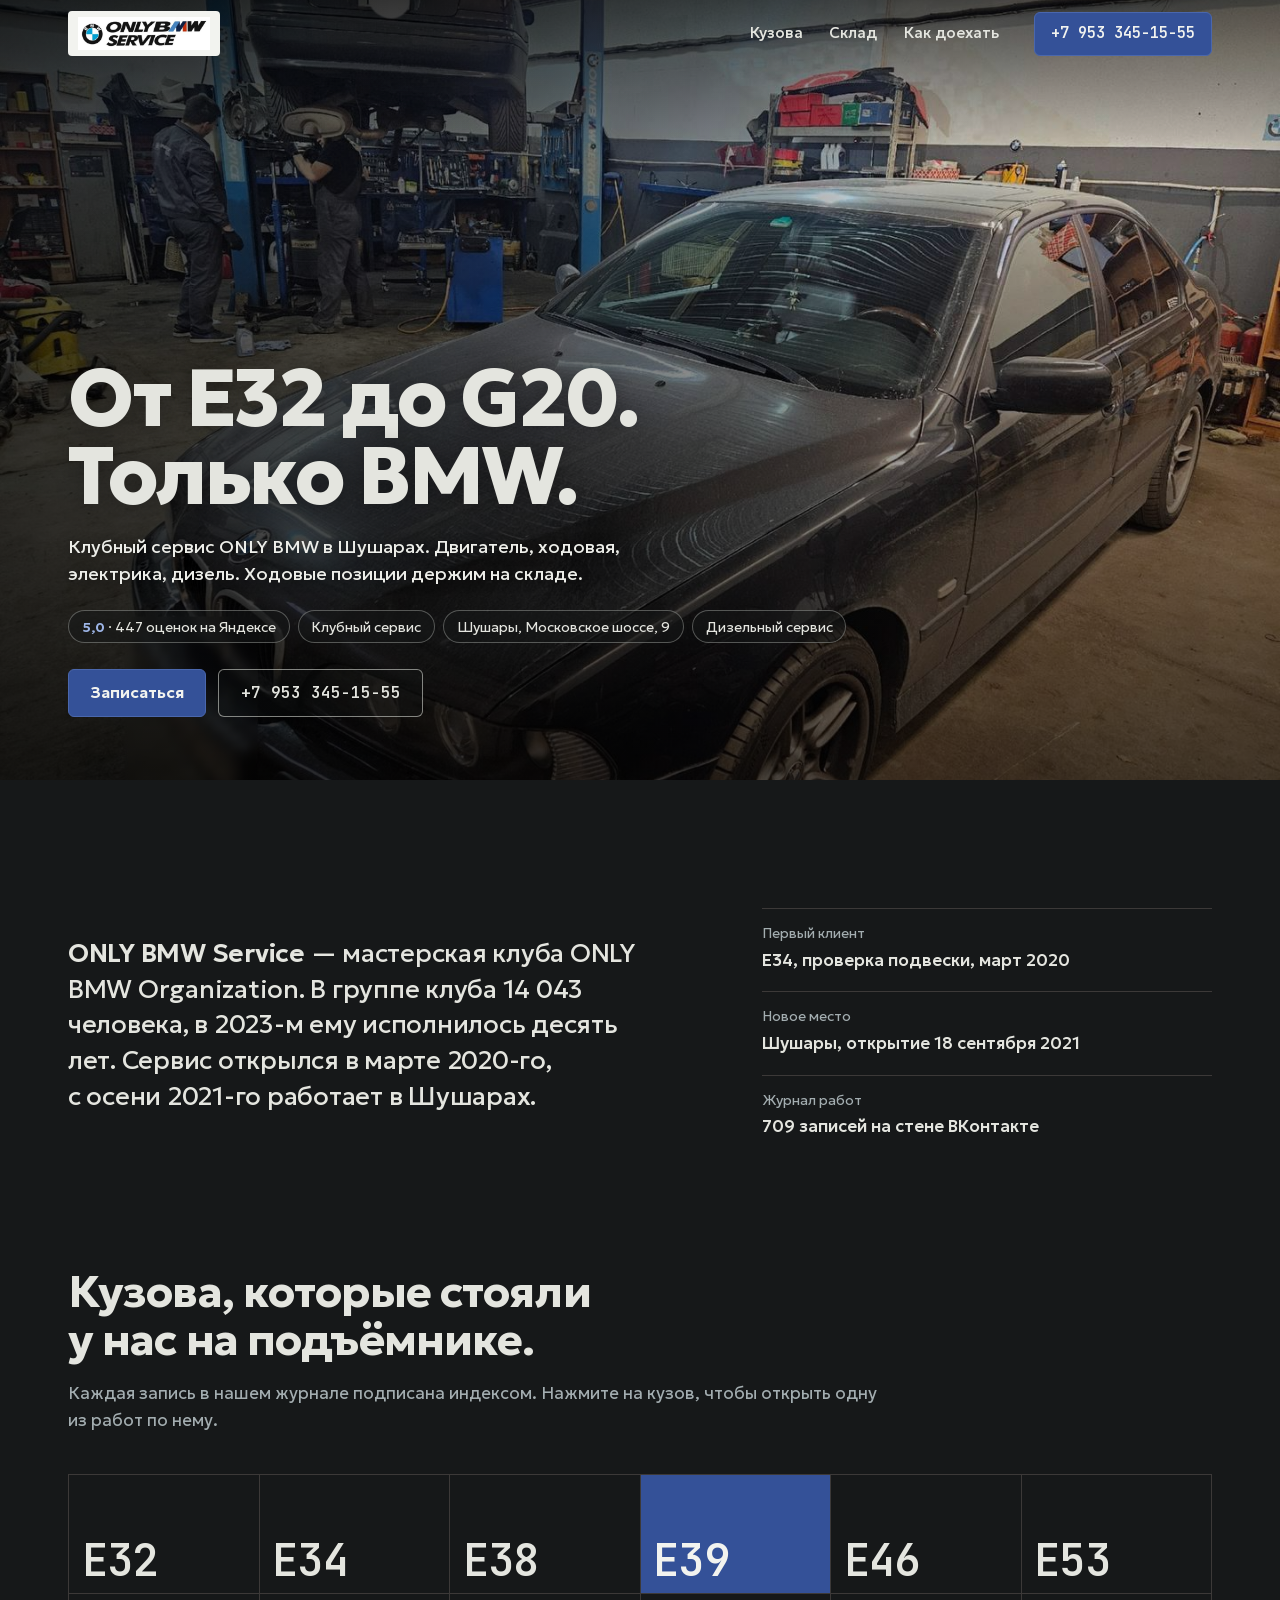
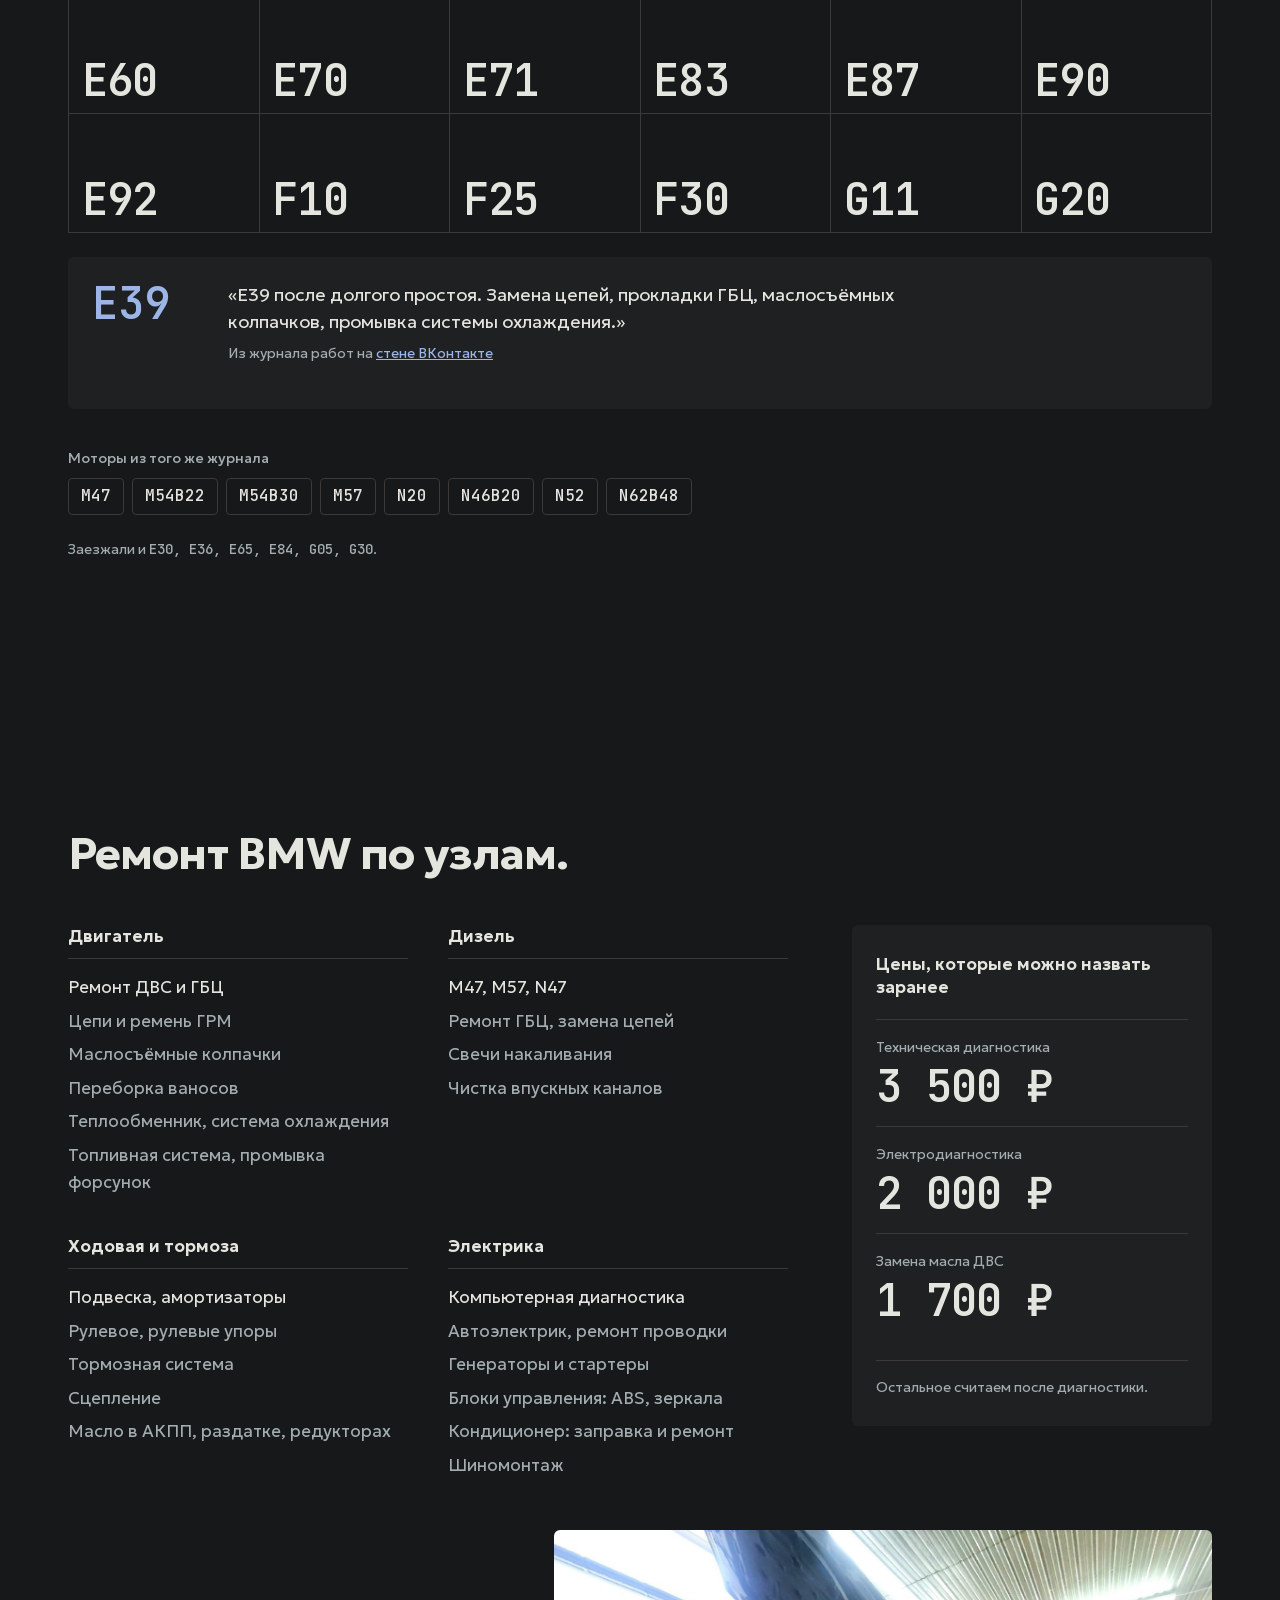
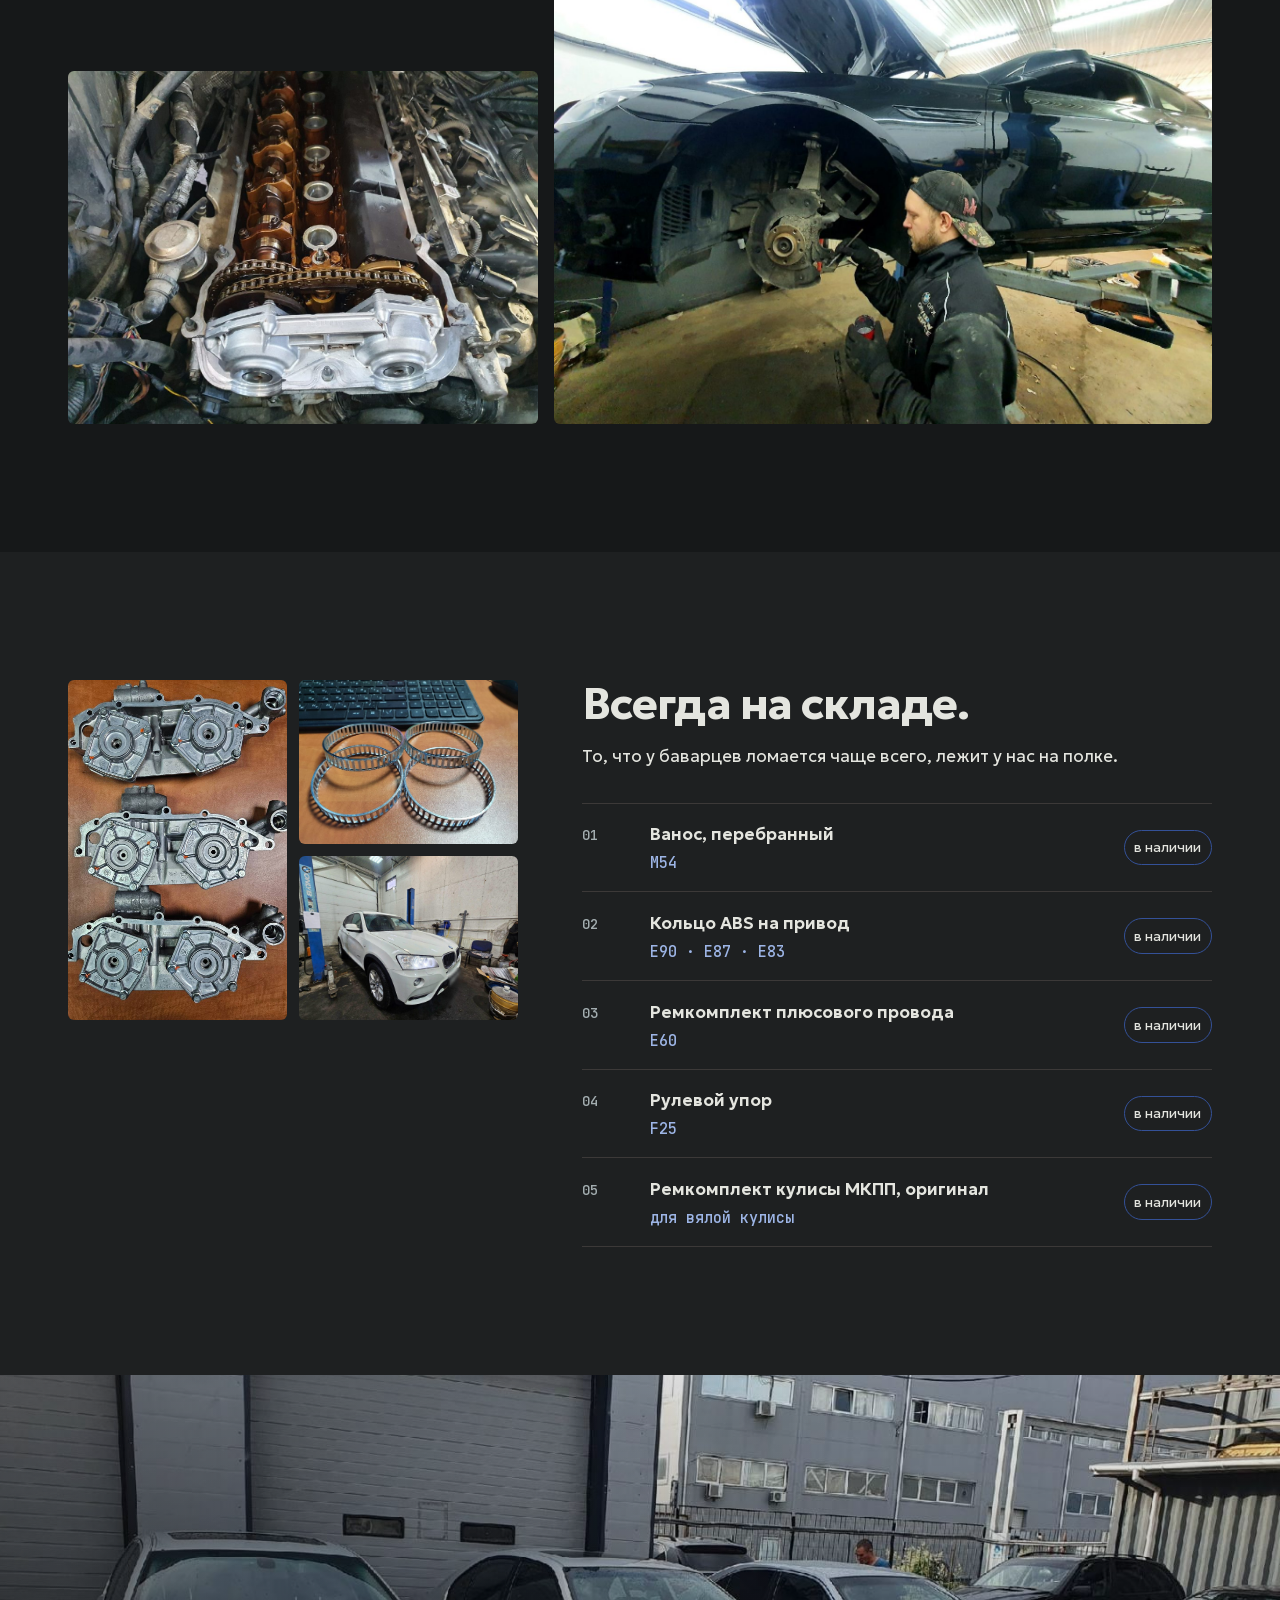
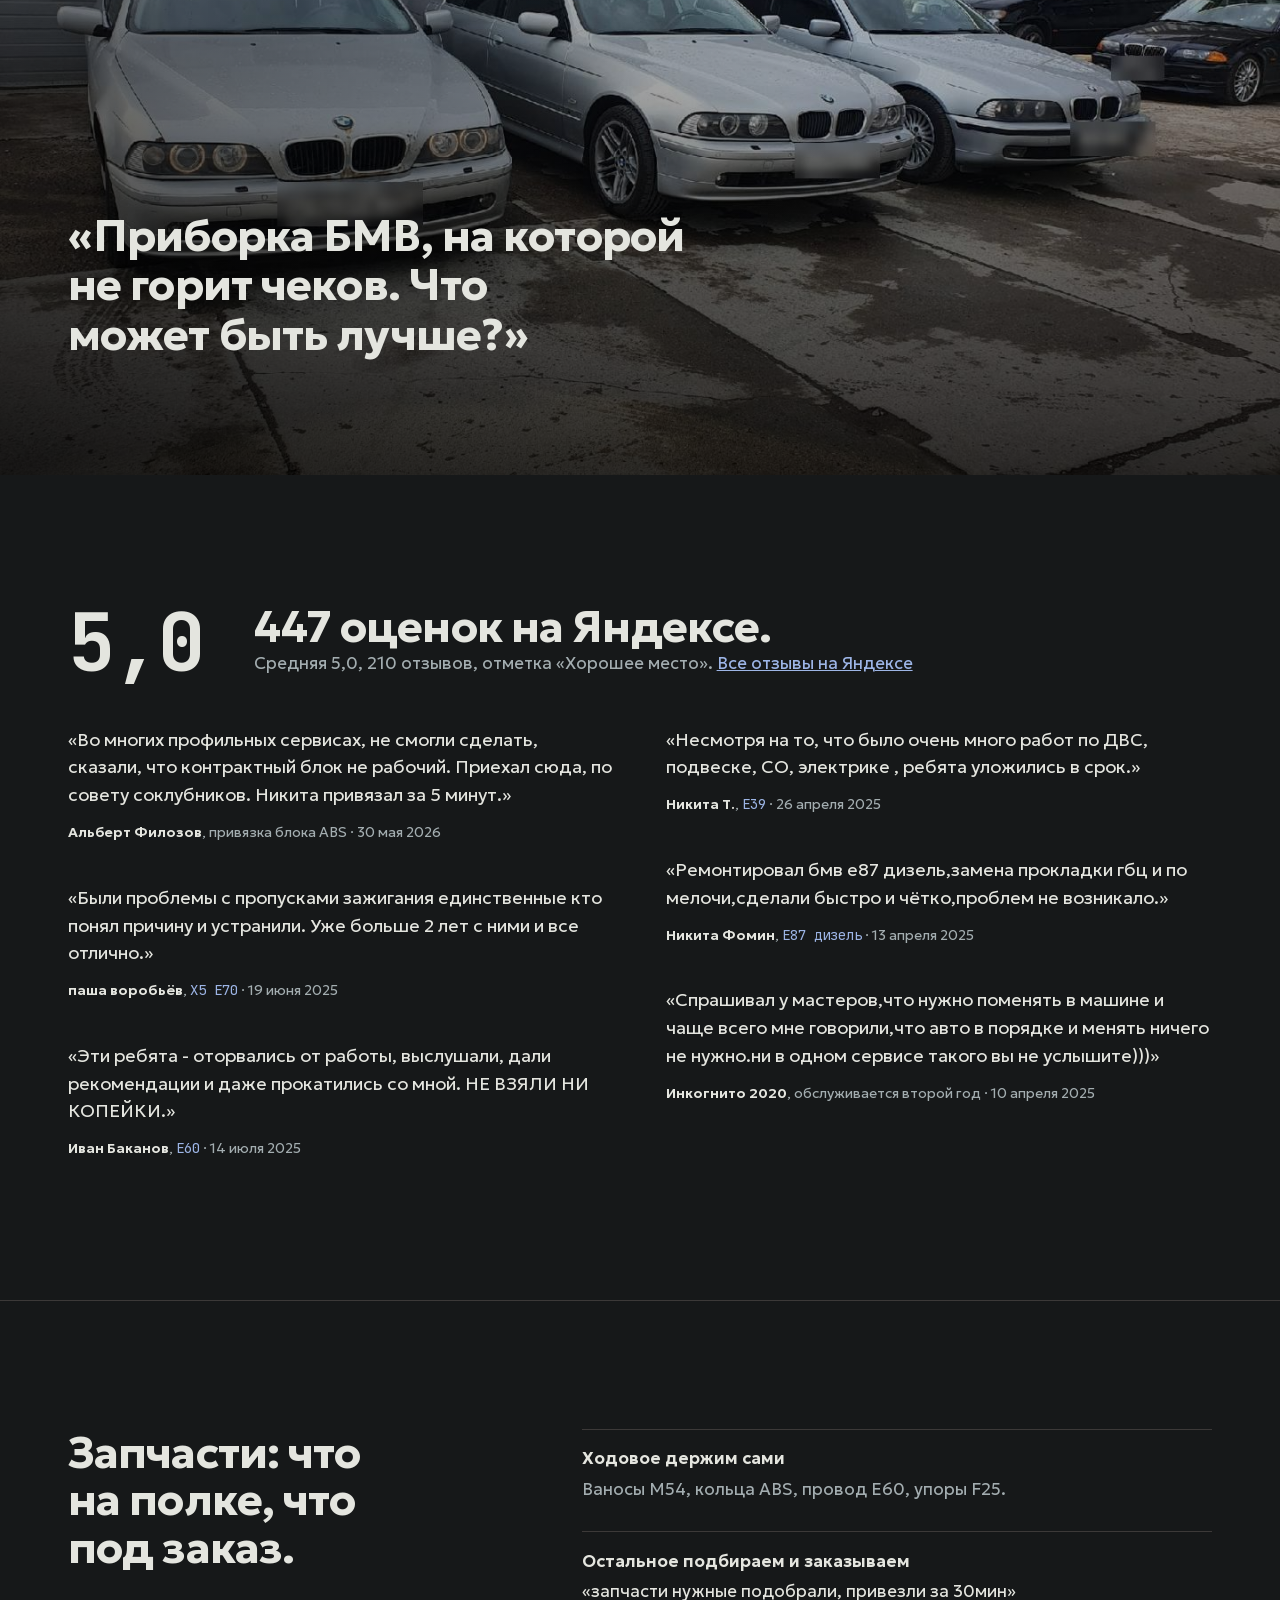
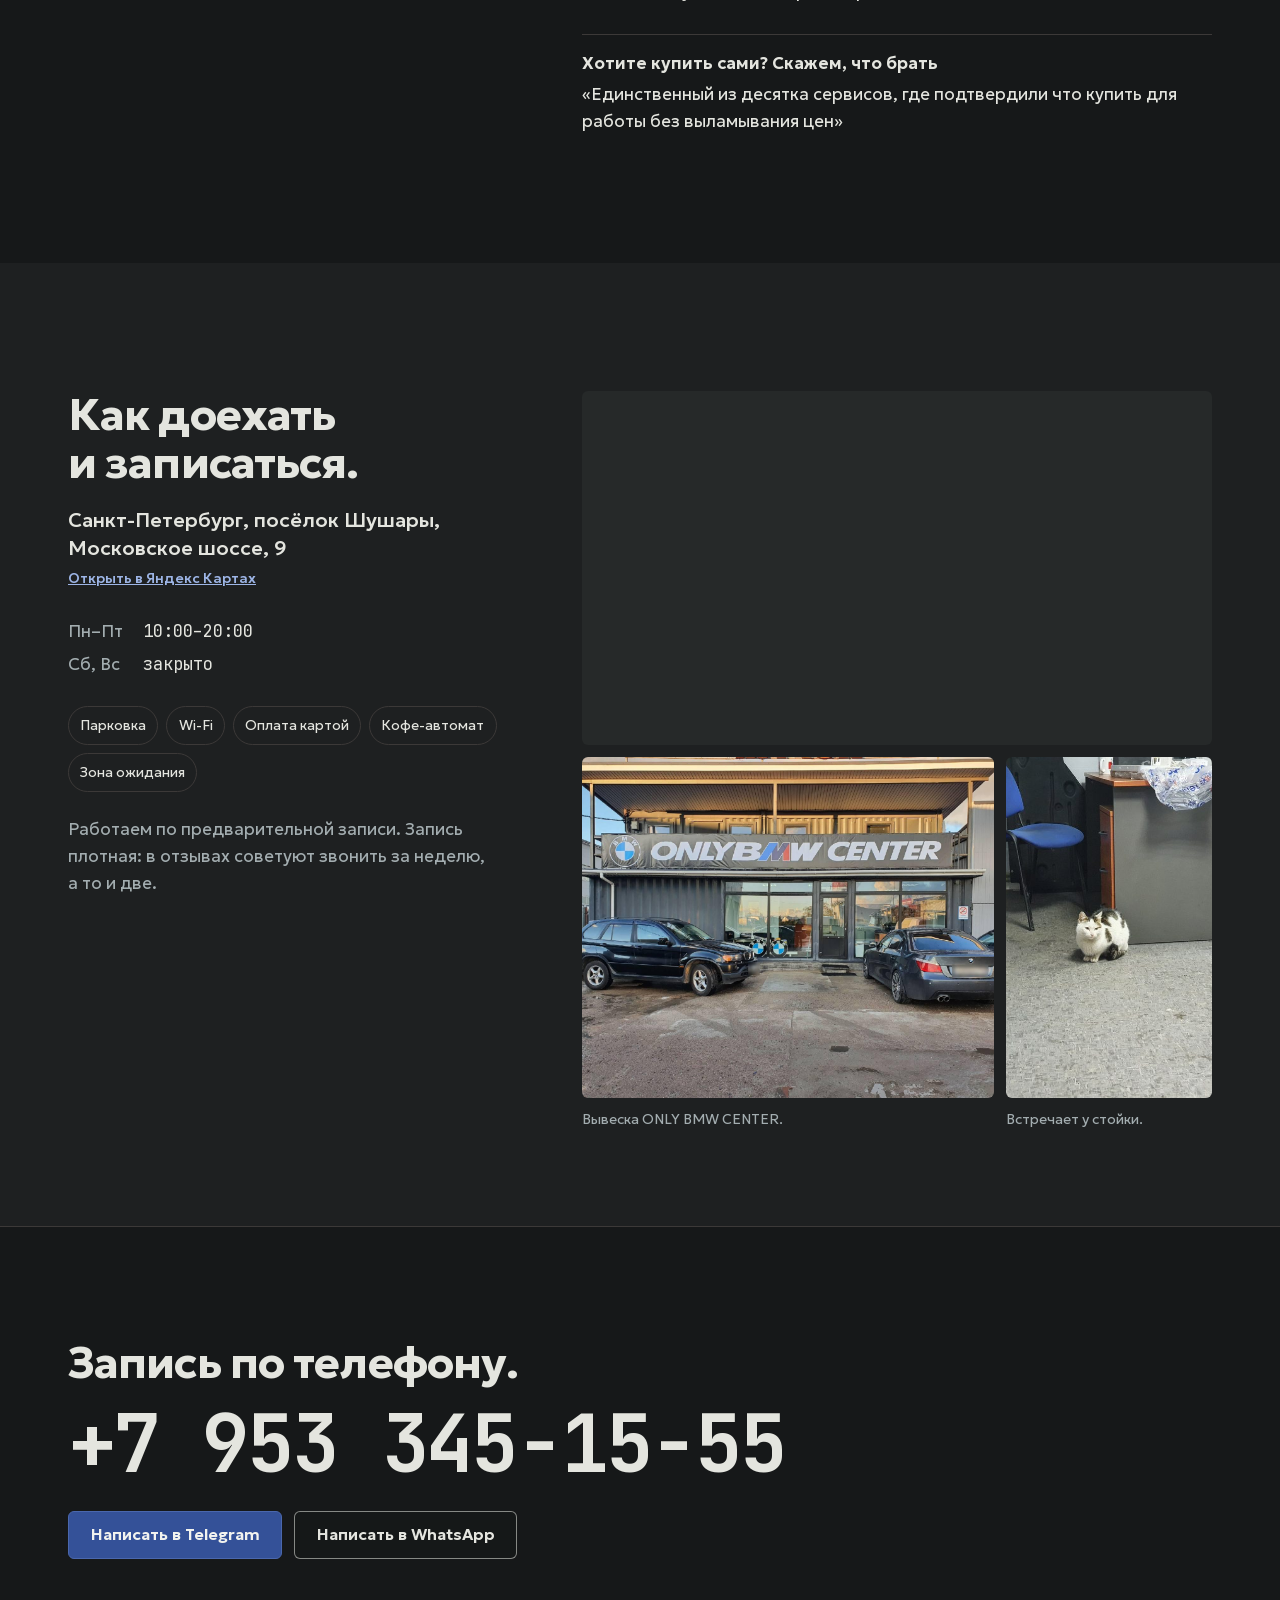
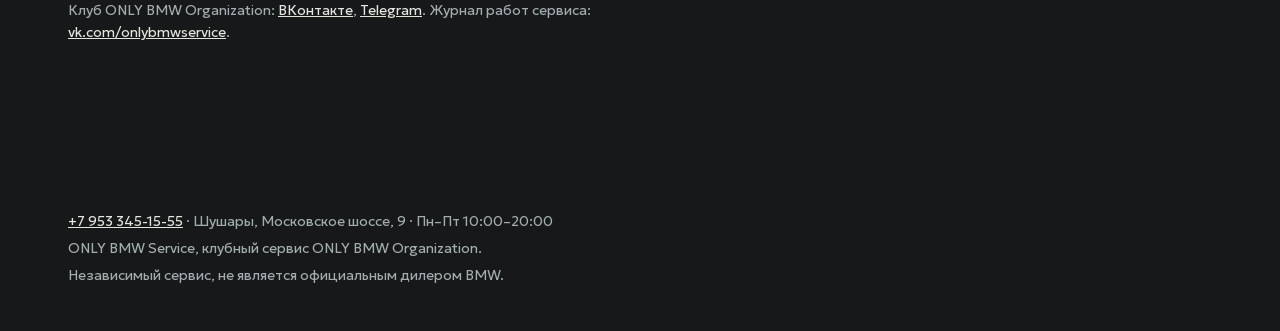
<file: index.html>
<!doctype html>
<html lang="ru">
<head>
<meta charset="utf-8">
<meta name="viewport" content="width=device-width, initial-scale=1">
<title>ONLY BMW Service — ремонт BMW в Шушарах, Санкт-Петербург</title>
<meta name="description" content="Ремонт BMW в Шушарах, клубный сервис ONLY BMW: двигатель, ходовая, электрика, дизель, от E32 до G20. 5,0 на Яндексе, 447 оценок. Пн–Пт 10–20.">
<meta name="robots" content="noindex, nofollow">  <!-- DEPLOY -->
<link rel="canonical" href="https://skwizzy11.github.io/onlybmw/">  <!-- DEPLOY -->
<meta name="theme-color" content="#161819">
<meta name="color-scheme" content="dark">

<meta property="og:type" content="website">
<meta property="og:locale" content="ru_RU">
<meta property="og:site_name" content="ONLY BMW Service">
<meta property="og:title" content="ONLY BMW Service — ремонт BMW в Шушарах">
<meta property="og:description" content="От E32 до G20. Двигатель, ходовая, электрика, дизель. Московское шоссе, 9.">
<meta property="og:url" content="https://skwizzy11.github.io/onlybmw/">  <!-- DEPLOY -->
<meta property="og:image" content="https://skwizzy11.github.io/onlybmw/og.jpg">  <!-- DEPLOY -->
<meta property="og:image:width" content="1200">
<meta property="og:image:height" content="630">
<meta property="og:image:alt" content="Цех ONLY BMW Service в Шушарах: BMW E39 и механики у подъёмника">
<meta name="twitter:card" content="summary_large_image">

<link rel="icon" href="favicon.svg" type="image/svg+xml">
<link rel="icon" href="favicon.png" type="image/png" sizes="64x64">
<link rel="apple-touch-icon" href="apple-touch-icon.png">
<link rel="preload" href="fonts/geologica-cyrillic.woff2" as="font" type="font/woff2" crossorigin>
<link rel="preload" href="img/ceh-e39-podyomnik.jpg" as="image" fetchpriority="high">
<link rel="stylesheet" href="fonts.css">

<script>document.documentElement.classList.add('has-js')</script>

<script type="application/ld+json">
{
  "@context": "https://schema.org",
  "@type": "AutoRepair",
  "@id": "https://onlybmwservice.ru/#service",
  "name": "ONLY BMW Service",
  "alternateName": "Клубный сервис ONLY BMW Organization",
  "url": "https://onlybmwservice.ru/",
  "image": "https://onlybmwservice.ru/og.jpg",
  "logo": "https://onlybmwservice.ru/img/logo.png",
  "telephone": "+79533451555",
  "brand": {"@type": "Brand", "name": "BMW"},
  "address": {
    "@type": "PostalAddress",
    "streetAddress": "Московское шоссе, 9",
    "addressLocality": "посёлок Шушары",
    "addressRegion": "Санкт-Петербург",
    "addressCountry": "RU"
  },
  "geo": {"@type": "GeoCoordinates", "latitude": 59.802649, "longitude": 30.399393},
  "hasMap": "https://yandex.ru/maps/org/only_bmw_service/28068425064/",
  "areaServed": {"@type": "City", "name": "Санкт-Петербург"},
  "openingHoursSpecification": [{
    "@type": "OpeningHoursSpecification",
    "dayOfWeek": ["Monday", "Tuesday", "Wednesday", "Thursday", "Friday"],
    "opens": "10:00",
    "closes": "20:00"
  }],
  "aggregateRating": {
    "@type": "AggregateRating",
    "ratingValue": "5.0",
    "bestRating": "5",
    "ratingCount": "447",
    "reviewCount": "210"
  },
  "paymentAccepted": "Банковская карта",
  "amenityFeature": [
    {"@type": "LocationFeatureSpecification", "name": "Парковка", "value": true},
    {"@type": "LocationFeatureSpecification", "name": "Wi-Fi", "value": true}
  ],
  "makesOffer": [
    {"@type": "Offer", "price": "3500", "priceCurrency": "RUB", "itemOffered": {"@type": "Service", "name": "Техническая диагностика"}},
    {"@type": "Offer", "price": "2000", "priceCurrency": "RUB", "itemOffered": {"@type": "Service", "name": "Электродиагностика"}},
    {"@type": "Offer", "price": "1700", "priceCurrency": "RUB", "itemOffered": {"@type": "Service", "name": "Замена масла ДВС"}}
  ],
  "sameAs": [
    "https://vk.com/onlybmwservice",
    "https://vk.com/onlybmworg",
    "https://t.me/onlybmwservice",
    "https://t.me/onlybmworg"
  ]
}
</script>

<style>
/* Палитра снята с их фото в Шушарах: графит цеха, синий подъёмников и фасада.
   Синий #345198 — только заливка; для текста осветлённый #9DB5E6 (8,6:1 на фоне). */
:root {
  --ink: #161819;        /* фон, цех темнее, чем в кадре #212323 */
  --surface: #1E2021;
  --surface-2: #262929;
  --line: #3C3938;       /* замер, стены цеха */
  --text: #E4E5DF;       /* 14:1 на фоне */
  --muted: #A3ADB0;      /* холодный полутон #576469, поднятый по V; 7,8:1 */
  --blue: #345198;       /* фасад и подъёмники; белый текст на нём 6,8:1 */
  --blue-deep: #2A4380;
  --blue-hi: #9DB5E6;
  --plate: #F2F3EF;
  --focus: #B4C7EE;
  --on-accent: #F2F3EF;                        /* текст на синем, 6,9:1 */
  --accent-edge: #4A67AD;                      /* кромка залитой кнопки */
  --on-photo: #EDEEE9;                         /* текст поверх фото */
  --on-photo-muted: #D7D9D3;
  --line-photo: rgba(228, 229, 223, .55);      /* обводка кнопки поверх фото */
  --line-photo-soft: rgba(228, 229, 223, .32); /* обводка пилюль */
  --glass: rgba(22, 24, 25, .25);              /* подложка кнопки поверх фото */
  --glass-hover: rgba(22, 24, 25, .5);
  --glass-pill: rgba(22, 24, 25, .55);
  --header-solid: rgba(22, 24, 25, .96);
  --shade-text: rgba(0, 0, 0, .35);
  --shade-text-strong: rgba(0, 0, 0, .55);
  --scrim-hero:
    linear-gradient(to bottom, rgba(0,0,0,.6) 0, rgba(0,0,0,0) 150px),
    linear-gradient(to top, rgba(0,0,0,.66) 0%, rgba(0,0,0,.3) 50%, rgba(0,0,0,.08) 78%),
    linear-gradient(to right, rgba(0,0,0,.62) 0%, rgba(0,0,0,.4) 42%, rgba(0,0,0,0) 72%);
  --scrim-quote:
    linear-gradient(to top, rgba(0,0,0,.78), rgba(0,0,0,.3) 55%, rgba(0,0,0,.05)),
    linear-gradient(to right, rgba(0,0,0,.45), rgba(0,0,0,0) 65%);

  --f-sans: 'Geologica', system-ui, -apple-system, 'Segoe UI', Roboto, sans-serif;
  --f-mono: 'JetBrains Mono', ui-monospace, 'SF Mono', Menlo, Consolas, monospace;

  /* четыре кегля, не больше */
  --t-display: clamp(2.5rem, 6.5vw, 5rem);
  --t-head: clamp(1.75rem, 3.6vw, 2.75rem);
  --t-body: 1.0625rem;
  --t-small: .875rem;

  --gutter: clamp(1rem, 4vw, 3rem);
  --section: clamp(5rem, 10vw, 8rem);
  --max: 1240px;
  --radius: 6px;
  --ease: cubic-bezier(.2, .7, .2, 1);       /* появление, база промта */
  --ease-out: cubic-bezier(.23, 1, .32, 1);  /* отклик на действие */
}

*, *::before, *::after { box-sizing: border-box; }
html { -webkit-text-size-adjust: 100%; scroll-behavior: smooth; scroll-padding-top: 76px; color-scheme: dark; }
a, button { touch-action: manipulation; -webkit-tap-highlight-color: transparent; }
@media (prefers-reduced-motion: reduce) { html { scroll-behavior: auto; } }
body {
  margin: 0;
  background: var(--ink);
  color: var(--text);
  font-family: var(--f-sans);
  font-size: var(--t-body);
  line-height: 1.6;
  font-weight: 350;
  -webkit-font-smoothing: antialiased;
  text-rendering: optimizeLegibility;
  overflow-x: clip;
}
img { display: block; max-width: 100%; height: auto; }
a { color: inherit; }
p { margin: 0 0 1em; max-width: 68ch; }
h1, h2, h3 { margin: 0; font-weight: 700; letter-spacing: -.02em; }
h2 { font-size: var(--t-head); line-height: 1.08; text-wrap: balance; }
h2 + p { margin-top: 1rem; }
h3 { font-size: var(--t-body); line-height: 1.35; font-weight: 600; letter-spacing: 0; }
.mono { font-family: var(--f-mono); font-weight: 500; letter-spacing: 0; }
.muted { color: var(--muted); }
.small { font-size: var(--t-small); line-height: 1.5; }

:focus-visible { outline: 2px solid var(--focus); outline-offset: 3px; border-radius: 2px; }

.wrap { width: 100%; max-width: var(--max); margin-inline: auto; padding-inline: var(--gutter); }
.section { padding-block: var(--section); }

.skip {
  position: absolute; left: 1rem; top: -4rem; z-index: 100;
  background: var(--plate); color: var(--ink); padding: .75rem 1rem; border-radius: var(--radius);
  font-weight: 600; text-decoration: none;
}
.skip:focus { top: 1rem; }

/* ---------- кнопки ---------- */
.btn {
  display: inline-flex; align-items: center; justify-content: center; gap: .5rem;
  min-height: 48px; padding: .75rem 1.35rem;
  border-radius: var(--radius); border: 1px solid transparent;
  font: 600 1rem/1.2 var(--f-sans); text-decoration: none; white-space: nowrap;
  cursor: pointer;
  transition: background-color .18s ease, border-color .18s ease, transform .16s var(--ease-out);
}
.btn:active { transform: scale(.97); }
.btn-fill { background: var(--blue); color: var(--on-accent); border-color: var(--accent-edge); }
@media (hover: hover) and (pointer: fine) { .btn-fill:hover { background: var(--blue-deep); } }
.btn-line { color: var(--text); border-color: var(--line-photo); background: var(--glass); }
@media (hover: hover) and (pointer: fine) { .btn-line:hover { border-color: var(--text); background: var(--glass-hover); } }
.btn .mono { font-weight: 600; }

/* ---------- шапка ---------- */
.site-header {
  position: fixed; inset: 0 0 auto; z-index: 50; height: 68px;
  display: flex; align-items: center;
  transition: background-color .25s var(--ease), border-color .25s var(--ease);
  border-bottom: 1px solid transparent;
}
.site-header.is-solid { background: var(--header-solid); border-bottom-color: var(--line); }
.site-header .wrap { display: flex; align-items: center; gap: 1.5rem; }
.logo {
  display: inline-flex; align-items: center; background: var(--plate);
  padding: 6px 10px; border-radius: 4px; flex: none;
}
.logo img { width: 132px; height: 33px; }
.nav { display: flex; gap: .25rem; margin-left: auto; }
.nav a {
  display: inline-flex; align-items: center; min-height: 44px; padding: 0 .7rem;
  text-decoration: none; font-size: .95rem; font-weight: 450; color: var(--text); border-radius: 4px;
}
@media (hover: hover) and (pointer: fine) { .nav a:hover { color: var(--blue-hi); } }
.header-tel { min-height: 44px; padding: .5rem 1rem; font-size: .95rem; }
@media (max-width: 960px) { .nav { display: none; } .header-tel { margin-left: auto; } }
@media (max-width: 420px) { .header-tel .tel-full { display: none; } }
@media (min-width: 421px) { .header-tel .tel-short { display: none; } }

/* ---------- герой ---------- */
.hero {
  position: relative; min-height: min(92vh, 780px); min-height: min(92svh, 780px);
  display: flex; align-items: flex-end; isolation: isolate; overflow: hidden;
}
.hero-img { position: absolute; inset: 0; z-index: -2; }
.hero-img img { width: 100%; height: 100%; object-fit: cover; object-position: 62% 55%; }
.hero::after {
  content: ""; position: absolute; inset: 0; z-index: -1;
  background: var(--scrim-hero);
}
.hero .wrap { padding-bottom: clamp(2.5rem, 7vh, 4.5rem); padding-top: 96px; }
.hero h1 {
  font-size: var(--t-display); line-height: .98; letter-spacing: -.03em; font-weight: 800;
  max-width: 11ch; text-shadow: 0 1px 24px var(--shade-text);
}
.hero-sub { text-shadow: 0 1px 12px var(--shade-text-strong); margin-top: 1.1rem; max-width: 46ch; font-size: 1.125rem; line-height: 1.5; color: var(--on-photo); font-weight: 400; }
.pills { display: flex; flex-wrap: wrap; gap: .5rem; margin: 1.4rem 0 1.6rem; padding: 0; list-style: none; }
.pills li {
  font-size: var(--t-small); line-height: 1; padding: .55rem .8rem;
  border: 1px solid var(--line-photo-soft); border-radius: 999px;
  background: var(--glass-pill); color: var(--text);
}
.pills .star { color: var(--blue-hi); font-weight: 600; }
@media (max-width: 420px) { .pills .opt { display: none; } }
.hero-cta { display: flex; flex-wrap: wrap; gap: .75rem; }

/* ---------- кто мы ---------- */
.about { padding-block: var(--section) 0; }
.about-grid { display: grid; grid-template-columns: 7fr 5fr; gap: clamp(2rem, 5vw, 5rem); align-items: end; }
.about-lead { font-size: clamp(1.25rem, 2.2vw, 1.6rem); line-height: 1.4; font-weight: 400; max-width: 34ch; letter-spacing: -.01em; }
.about-lead strong { font-weight: 600; }
.about-facts { margin: 0; display: grid; gap: 1.1rem; }
.about-facts div { border-top: 1px solid var(--line); padding-top: .8rem; }
.about-facts dt { font-size: var(--t-small); color: var(--muted); }
.about-facts dd { margin: .15rem 0 0; font-weight: 500; }
@media (max-width: 860px) { .about-grid { grid-template-columns: 1fr; } }

/* ---------- сетка кузовов ---------- */
.index h2 { max-width: 20ch; }
.index-intro { margin-top: 1rem; color: var(--muted); }
.chassis {
  margin: 2.5rem 0 0; padding: 0; list-style: none;
  display: grid; grid-template-columns: repeat(6, minmax(0, 1fr));
  border-top: 1px solid var(--line); border-left: 1px solid var(--line);
}
.chassis li { border-right: 1px solid var(--line); border-bottom: 1px solid var(--line); }
.chassis button {
  appearance: none; width: 100%; min-height: 44px; aspect-ratio: 16 / 10;
  display: flex; align-items: flex-end; justify-content: flex-start;
  padding: .7rem .8rem; border: 0; margin: 0; background: transparent; color: var(--text);
  font: 600 var(--t-head)/1 var(--f-mono); letter-spacing: -.02em;
  cursor: pointer; text-align: left;
  transition: background-color .16s var(--ease), color .16s var(--ease);
}
@media (hover: hover) and (pointer: fine) { .chassis button:hover { background: var(--surface-2); } }
.chassis button[aria-pressed="true"] { background: var(--blue); color: var(--on-accent); }
.chassis button:focus-visible { outline-offset: -3px; }
.chassis .gen { font-size: var(--t-small); color: var(--muted); }
@media (max-width: 860px) { .chassis { grid-template-columns: repeat(4, minmax(0, 1fr)); } }
@media (max-width: 520px) {
  .chassis { grid-template-columns: repeat(3, minmax(0, 1fr)); }
  .chassis button { aspect-ratio: 4 / 3; font-size: 1.5rem; padding: .55rem .6rem; }
}

.logbook {
  display: grid; grid-template-columns: 7rem 1fr; gap: 1.5rem;
  margin-top: 1.5rem; padding: 1.5rem; background: var(--surface); border-radius: var(--radius);
  min-height: 9.5rem;
}
.logbook-code { font: 600 var(--t-head)/1 var(--f-mono); color: var(--blue-hi); }
.logbook-text { font-size: 1.125rem; line-height: 1.5; margin: 0 0 .5rem; max-width: 60ch; }
.logbook-src { margin: 0; }
.logbook-src a { color: var(--blue-hi); }
@media (max-width: 520px) { .logbook { grid-template-columns: 1fr; gap: .5rem; padding: 1.1rem; } }

.engines { margin-top: 2.5rem; display: flex; flex-wrap: wrap; align-items: baseline; gap: .6rem 1.5rem; }
.engines h3 { color: var(--muted); font-weight: 450; font-size: var(--t-small); width: 100%; }
.engines ul { list-style: none; margin: 0; padding: 0; display: flex; flex-wrap: wrap; gap: .5rem; }
.engines li { font: 500 1rem/1 var(--f-mono); padding: .6rem .75rem; border: 1px solid var(--line); border-radius: 4px; }
.also { margin-top: 1.5rem; }

/* ---------- работы ---------- */
.works-grid { display: grid; grid-template-columns: 8fr 4fr; gap: clamp(2rem, 5vw, 4.5rem); margin-top: 3rem; }
.units { display: grid; grid-template-columns: repeat(2, minmax(0, 1fr)); gap: 2.25rem 2.5rem; }
.unit h3 { padding-bottom: .6rem; border-bottom: 1px solid var(--line); margin-bottom: .75rem; }
.unit ul { list-style: none; margin: 0; padding: 0; color: var(--muted); }
.unit li { padding: .2rem 0; }
.unit li span { color: var(--text); }
.prices { align-self: start; background: var(--surface); border-radius: var(--radius); padding: 1.75rem 1.5rem; }
.prices h3 { margin-bottom: 1.25rem; }
.prices dl { margin: 0; }
.prices div { padding: 1rem 0; border-top: 1px solid var(--line); }
.prices dt { color: var(--muted); font-size: var(--t-small); }
.prices dd { margin: .2rem 0 0; font: 600 var(--t-head)/1.1 var(--f-mono); letter-spacing: -.02em; }
.prices .rest { margin: 1.25rem 0 0; padding-top: 1rem; border-top: 1px solid var(--line); }
.works-photo { margin-top: 3rem; display: grid; grid-template-columns: 5fr 7fr; gap: 1rem; align-items: end; }
.works-photo figure { margin: 0; }
.works-photo img { border-radius: var(--radius); width: 100%; }
@media (max-width: 900px) {
  .works-grid { grid-template-columns: 1fr; }
  .works-photo { grid-template-columns: 1fr; }
}
@media (max-width: 560px) { .units { grid-template-columns: 1fr; } }

/* ---------- склад ---------- */
.stock { background: var(--surface); }
.stock-grid { display: grid; grid-template-columns: 5fr 7fr; gap: clamp(2rem, 5vw, 4.5rem); align-items: start; }
.stock-photos { display: grid; grid-template-columns: 1fr 1fr; gap: .75rem; }
.stock-photos figure { margin: 0; }
.stock-photos img { border-radius: var(--radius); width: 100%; height: 100%; object-fit: cover; }
.stock-photos .tall { grid-row: span 2; }
.catalog { list-style: none; margin: 2rem 0 0; padding: 0; counter-reset: pos; }
.catalog li {
  display: grid; grid-template-columns: 3.25rem 1fr auto; gap: .25rem 1rem; align-items: baseline;
  padding: 1.1rem 0; border-top: 1px solid var(--line);
}
.catalog li:last-child { border-bottom: 1px solid var(--line); }
.catalog .pos { font: 500 var(--t-small)/1 var(--f-mono); color: var(--muted); }
.catalog .name { font-weight: 600; }
.catalog .fits { grid-column: 2; font: 500 .95rem/1.4 var(--f-mono); color: var(--blue-hi); }
.catalog .status {
  grid-column: 3; grid-row: 1 / span 2; align-self: center;
  font-size: var(--t-small); padding: .35rem .6rem; border-radius: 999px;
  border: 1px solid var(--blue); color: var(--text); white-space: nowrap;
}
@media (max-width: 900px) { .stock-grid { grid-template-columns: 1fr; } .stock-photos { order: 2; } }
@media (max-width: 480px) {
  .catalog li { grid-template-columns: 2.25rem 1fr; }
  .catalog .status { grid-column: 2; grid-row: auto; justify-self: start; margin-top: .4rem; }
}

/* ---------- цитата на фото ---------- */
.quote-band { position: relative; isolation: isolate; min-height: clamp(420px, 60vw, 700px); display: flex; align-items: flex-end; }
.quote-band img { position: absolute; inset: 0; width: 100%; height: 100%; object-fit: cover; z-index: -2; }
.quote-band::after { content: ""; position: absolute; inset: 0; z-index: -1; background: var(--scrim-quote); }
.quote-band blockquote { margin: 0; padding-block: clamp(2.5rem, 6vw, 4.5rem); }
.quote-band p { font-size: var(--t-head); line-height: 1.12; font-weight: 700; letter-spacing: -.02em; max-width: 22ch; text-wrap: balance; }
.quote-band footer { color: var(--on-photo-muted); font-size: var(--t-small); }

/* ---------- отзывы ---------- */
.reviews-head { display: grid; grid-template-columns: auto 1fr; gap: clamp(1.5rem, 4vw, 3.5rem); align-items: end; }
.score { font: 700 var(--t-display)/.9 var(--f-mono); letter-spacing: -.04em; }
.score-meta p { margin: 0; }
.score-meta a { color: var(--blue-hi); }
.review-list {
  list-style: none; margin: 3rem 0 0; padding: 0;
  columns: 2 22rem; column-gap: clamp(1.5rem, 4vw, 3.5rem);
}
.review-list li { break-inside: avoid; margin: 0 0 2.5rem; }
.review-list blockquote { margin: 0; }
.review-list blockquote p { font-size: 1.125rem; line-height: 1.55; margin-bottom: .75rem; }
.review-list .who { font-size: var(--t-small); color: var(--muted); }
.review-list .who b { color: var(--text); font-weight: 600; }
.review-list .car { font-family: var(--f-mono); color: var(--blue-hi); }
@media (max-width: 560px) { .reviews-head { grid-template-columns: 1fr; } }

/* ---------- запчасти начистоту ---------- */
.parts { border-top: 1px solid var(--line); }
.parts-grid { display: grid; grid-template-columns: 5fr 7fr; gap: clamp(2rem, 5vw, 4.5rem); }
.parts-steps { list-style: none; margin: 0; padding: 0; display: grid; gap: 1.75rem; }
.parts-steps li { padding-top: 1.1rem; border-top: 1px solid var(--line); }
.parts-steps h3 { margin-bottom: .35rem; }
.parts-steps p { color: var(--muted); margin: 0; }
.parts-steps q { color: var(--text); quotes: "«" "»"; }
@media (max-width: 860px) { .parts-grid { grid-template-columns: 1fr; } }

/* ---------- как доехать ---------- */
.visit { background: var(--surface); }
.visit-grid { display: grid; grid-template-columns: 5fr 7fr; gap: clamp(2rem, 5vw, 4rem); }
.visit address { font-style: normal; font-size: 1.25rem; line-height: 1.4; font-weight: 500; margin-top: 1.25rem; }
.visit address a { color: var(--blue-hi); }
.hours { margin: 1.75rem 0 0; display: grid; grid-template-columns: auto 1fr; gap: .35rem 1.25rem; }
.hours dt { color: var(--muted); }
.hours dd { margin: 0; font-family: var(--f-mono); }
.amen { list-style: none; margin: 1.75rem 0 0; padding: 0; display: flex; flex-wrap: wrap; gap: .5rem; }
.amen li { font-size: var(--t-small); padding: .45rem .7rem; border: 1px solid var(--line); border-radius: 999px; }
.visit-note { margin-top: 1.5rem; color: var(--muted); }
.visit-media { display: grid; gap: .75rem; grid-template-columns: 2fr 1fr; grid-template-rows: auto auto; }
.visit-media .map { grid-column: 1 / -1; aspect-ratio: 16 / 9; border-radius: var(--radius); overflow: hidden; background: var(--surface-2); position: relative; }
.visit-media .map iframe { width: 100%; height: 100%; border: 0; display: block; }
.visit-media figure { margin: 0; }
figcaption { margin-top: .6rem; font-size: var(--t-small); color: var(--muted); }
.visit-media img { border-radius: var(--radius); width: 100%; height: 100%; object-fit: cover; }
@media (max-width: 900px) { .visit-grid { grid-template-columns: 1fr; } }

/* ---------- CTA ---------- */
/* Графит, а не сплошной синий: синий остаётся на кнопке, как на всей странице. */
.cta { border-top: 1px solid var(--line); }
.cta .wrap { padding-block: clamp(4rem, 9vw, 7rem); }
.cta-tel {
  display: inline-block; margin: 1rem 0 1.75rem; color: var(--text); text-decoration: none;
  font: 700 var(--t-display)/1 var(--f-mono); letter-spacing: -.04em; white-space: nowrap;
}
@media (hover: hover) and (pointer: fine) { .cta-tel:hover { color: var(--blue-hi); } }
.cta-links { display: flex; flex-wrap: wrap; gap: .75rem; }
.club { margin-top: 2.5rem; font-size: var(--t-small); color: var(--muted); }
.club a { color: var(--text); }
@media (max-width: 600px) { .cta-tel { font-size: min(var(--t-display), 8.4vw); } }

/* ---------- подвал ---------- */
.site-footer { padding-block: 2.5rem; font-size: var(--t-small); color: var(--muted); }
.site-footer p { margin: 0 0 .3rem; max-width: none; }
.site-footer a { color: var(--text); }

/* ---------- появление ---------- */
.has-js .reveal { opacity: 0; transform: translateY(8px); }
.reveal.is-in { opacity: 1; transform: none; transition: opacity .5s var(--ease), transform .5s var(--ease); transition-delay: var(--d, 0ms); }
@media (prefers-reduced-motion: reduce) {
  .has-js .reveal { opacity: 1; transform: none; }
  .reveal.is-in { transition: none; }
  .btn, .chassis button, .site-header { transition: none; }
}
</style>
</head>
<body>
<a class="skip" href="#main">К содержанию</a>

<header class="site-header" id="top">
  <div class="wrap">
    <a class="logo" href="#top" aria-label="ONLY BMW Service, наверх">
      <img src="img/logo.png" width="132" height="33" alt="ONLY BMW Service">
    </a>
    <nav class="nav" aria-label="Разделы">
      <a href="#kuzova">Кузова</a>
      <a href="#sklad">Склад</a>
      <a href="#zapis">Как доехать</a>
    </nav>
    <a class="btn btn-fill header-tel" href="tel:+79533451555"><span class="mono tel-full">+7 953 345-15-55</span><span class="tel-short">Позвонить</span></a>
  </div>
</header>

<main id="main">

<section class="hero" aria-labelledby="hero-title">
  <div class="hero-img">
    <img src="img/ceh-e39-podyomnik.jpg" width="1440" height="1080" alt="Цех ONLY BMW Service в Шушарах: тёмная E39 на переднем плане, за ней механики под машиной на синем подъёмнике" fetchpriority="high">
  </div>
  <div class="wrap">
    <h1 id="hero-title" class="reveal">От E32 до&nbsp;G20. Только BMW.</h1>
    <p class="hero-sub reveal" style="--d:60ms">Клубный сервис ONLY BMW в&nbsp;Шушарах. Двигатель, ходовая, электрика, дизель. Ходовые позиции держим на&nbsp;складе.</p>
    <ul class="pills reveal" style="--d:120ms" aria-label="Коротко">
      <li><span class="star">5,0</span> · 447 оценок на Яндексе</li>
      <li class="opt">Клубный сервис</li>
      <li>Шушары, Московское шоссе, 9</li>
      <li class="opt">Дизельный сервис</li>
    </ul>
    <div class="hero-cta reveal" style="--d:180ms">
      <a class="btn btn-fill" href="#zapis">Записаться</a>
      <a class="btn btn-line" href="tel:+79533451555"><span class="mono">+7 953 345-15-55</span></a>
    </div>
  </div>
</section>

<section class="about" aria-label="Кто мы">
  <div class="wrap about-grid">
    <p class="about-lead">
      <strong>ONLY BMW Service</strong> — мастерская клуба ONLY BMW Organization. В&nbsp;группе клуба 14&nbsp;043 человека, в&nbsp;2023-м ему исполнилось десять лет. Сервис открылся в&nbsp;марте 2020-го, с&nbsp;осени 2021-го работает в&nbsp;Шушарах.
    </p>
    <dl class="about-facts">
      <div><dt>Первый клиент</dt><dd>E34, проверка подвески, март 2020</dd></div>
      <div><dt>Новое место</dt><dd>Шушары, открытие 18 сентября 2021</dd></div>
      <div><dt>Журнал работ</dt><dd>709 записей на стене ВКонтакте</dd></div>
    </dl>
  </div>
</section>

<section class="section index" id="kuzova" aria-labelledby="kuzova-title">
  <div class="wrap">
    <h2 id="kuzova-title">Кузова, которые стояли у&nbsp;нас на&nbsp;подъёмнике.</h2>
    <p class="index-intro">Каждая запись в&nbsp;нашем журнале подписана индексом. Нажмите на&nbsp;кузов, чтобы открыть одну из&nbsp;работ по&nbsp;нему.</p>

    <ul class="chassis" id="chassis" aria-label="Кузова BMW" translate="no">
      <li class="reveal"><button type="button" data-code="E32">E32</button></li>
      <li class="reveal"><button type="button" data-code="E34">E34</button></li>
      <li class="reveal"><button type="button" data-code="E38">E38</button></li>
      <li class="reveal"><button type="button" data-code="E39" aria-pressed="true">E39</button></li>
      <li class="reveal"><button type="button" data-code="E46">E46</button></li>
      <li class="reveal"><button type="button" data-code="E53">E53</button></li>
      <li class="reveal"><button type="button" data-code="E60">E60</button></li>
      <li class="reveal"><button type="button" data-code="E70">E70</button></li>
      <li class="reveal"><button type="button" data-code="E71">E71</button></li>
      <li class="reveal"><button type="button" data-code="E83">E83</button></li>
      <li class="reveal"><button type="button" data-code="E87">E87</button></li>
      <li class="reveal"><button type="button" data-code="E90">E90</button></li>
      <li class="reveal"><button type="button" data-code="E92">E92</button></li>
      <li class="reveal"><button type="button" data-code="F10">F10</button></li>
      <li class="reveal"><button type="button" data-code="F25">F25</button></li>
      <li class="reveal"><button type="button" data-code="F30">F30</button></li>
      <li class="reveal"><button type="button" data-code="G11">G11</button></li>
      <li class="reveal"><button type="button" data-code="G20">G20</button></li>
    </ul>

    <div class="logbook" aria-live="polite">
      <div class="logbook-code" id="log-code" translate="no">E39</div>
      <div>
        <p class="logbook-text" id="log-text">«E39 после долгого простоя. Замена цепей, прокладки ГБЦ, маслосъёмных колпачков, промывка системы охлаждения.»</p>
        <p class="logbook-src small muted" id="log-src">Из журнала работ на <a href="https://vk.com/wall-192157325_371" rel="noopener" target="_blank">стене ВКонтакте</a></p>
      </div>
    </div>

    <div class="engines">
      <h3>Моторы из того же журнала</h3>
      <ul aria-label="Моторы" translate="no">
        <li>M47</li><li>M54B22</li><li>M54B30</li><li>M57</li><li>N20</li><li>N46B20</li><li>N52</li><li>N62B48</li>
      </ul>
    </div>
    <p class="also small muted">Заезжали и&nbsp;<span class="mono" translate="no">E30, E36, E65, E84, G05, G30</span>.</p>
  </div>
</section>

<section class="section works" id="raboty" aria-labelledby="raboty-title">
  <div class="wrap">
    <h2 id="raboty-title">Ремонт BMW по&nbsp;узлам.</h2>
    <div class="works-grid">
      <div class="units">
        <div class="unit">
          <h3>Двигатель</h3>
          <ul>
            <li><span>Ремонт ДВС и ГБЦ</span></li>
            <li>Цепи и ремень ГРМ</li>
            <li>Маслосъёмные колпачки</li>
            <li>Переборка ваносов</li>
            <li>Теплообменник, система охлаждения</li>
            <li>Топливная система, промывка форсунок</li>
          </ul>
        </div>
        <div class="unit">
          <h3>Дизель</h3>
          <ul>
            <li><span>M47, M57, N47</span></li>
            <li>Ремонт ГБЦ, замена цепей</li>
            <li>Свечи накаливания</li>
            <li>Чистка впускных каналов</li>
          </ul>
        </div>
        <div class="unit">
          <h3>Ходовая и тормоза</h3>
          <ul>
            <li><span>Подвеска, амортизаторы</span></li>
            <li>Рулевое, рулевые упоры</li>
            <li>Тормозная система</li>
            <li>Сцепление</li>
            <li>Масло в АКПП, раздатке, редукторах</li>
          </ul>
        </div>
        <div class="unit">
          <h3>Электрика</h3>
          <ul>
            <li><span>Компьютерная диагностика</span></li>
            <li>Автоэлектрик, ремонт проводки</li>
            <li>Генераторы и стартеры</li>
            <li>Блоки управления: ABS, зеркала</li>
            <li>Кондиционер: заправка и ремонт</li>
            <li>Шиномонтаж</li>
          </ul>
        </div>
      </div>

      <aside class="prices" aria-labelledby="prices-title">
        <h3 id="prices-title">Цены, которые можно назвать заранее</h3>
        <dl>
          <div><dt>Техническая диагностика</dt><dd>3&nbsp;500&nbsp;₽</dd></div>
          <div><dt>Электродиагностика</dt><dd>2&nbsp;000&nbsp;₽</dd></div>
          <div><dt>Замена масла ДВС</dt><dd>1&nbsp;700&nbsp;₽</dd></div>
        </dl>
        <p class="rest small muted">Остальное считаем после диагностики.</p>
      </aside>
    </div>

    <div class="works-photo">
      <figure>
        <img src="img/vanos-cep-m54.jpg" width="1200" height="900" loading="lazy" decoding="async" alt="Открытая головка M54: распредвалы, цепь и корпус ваноса">
      </figure>
      <figure>
        <img src="img/mehanik-stupica.jpg" width="1400" height="1050" loading="lazy" decoding="async" alt="Механик ONLY BMW Service работает со ступицей BMW на подъёмнике">
      </figure>
    </div>
  </div>
</section>

<section class="section stock" id="sklad" aria-labelledby="sklad-title">
  <div class="wrap stock-grid">
    <div class="stock-photos">
      <figure class="tall">
        <img src="img/sklad-vanosy-m54.jpg" width="1000" height="1333" loading="lazy" decoding="async" alt="Три перебранных ваноса для мотора M54 на столе">
      </figure>
      <figure>
        <img src="img/sklad-kolca-abs.jpg" width="1000" height="750" loading="lazy" decoding="async" alt="Четыре кольца ABS для приводов BMW">
      </figure>
      <figure>
        <img src="img/f25-v-cehu.jpg" width="1200" height="900" loading="lazy" decoding="async" alt="Белый BMW X3 F25 в цеху перед заменой рулевого упора">
      </figure>
    </div>
    <div>
      <h2 id="sklad-title">Всегда на&nbsp;складе.</h2>
      <p>То, что у&nbsp;баварцев ломается чаще всего, лежит у&nbsp;нас на&nbsp;полке.</p>
      <ol class="catalog">
        <li><span class="pos">01</span><span class="name">Ванос, перебранный</span><span class="fits">M54</span><span class="status">в наличии</span></li>
        <li><span class="pos">02</span><span class="name">Кольцо ABS на привод</span><span class="fits">E90 · E87 · E83</span><span class="status">в наличии</span></li>
        <li><span class="pos">03</span><span class="name">Ремкомплект плюсового провода</span><span class="fits">E60</span><span class="status">в наличии</span></li>
        <li><span class="pos">04</span><span class="name">Рулевой упор</span><span class="fits">F25</span><span class="status">в наличии</span></li>
        <li><span class="pos">05</span><span class="name">Ремкомплект кулисы МКПП, оригинал</span><span class="fits">для вялой кулисы</span><span class="status">в наличии</span></li>
      </ol>
    </div>
  </div>
</section>

<section class="quote-band" aria-label="Из нашего поста">
  <img src="img/tri-e39.jpg" width="1440" height="1080" loading="lazy" decoding="async" alt="Три серебристые BMW E39 стоят в ряд у ворот сервиса">
  <div class="wrap">
    <blockquote>
      <p>«Приборка БМВ, на&nbsp;которой не&nbsp;горит чеков. Что может быть лучше?»</p>
    </blockquote>
  </div>
</section>

<section class="section reviews" id="otzyvy" aria-labelledby="otzyvy-title">
  <div class="wrap">
    <div class="reviews-head">
      <div class="score" aria-hidden="true">5,0</div>
      <div class="score-meta">
        <h2 id="otzyvy-title">447 оценок на&nbsp;Яндексе.</h2>
        <p class="muted">Средняя 5,0, 210 отзывов, отметка «Хорошее место». <a href="https://yandex.ru/maps/org/only_bmw_service/28068425064/reviews/" rel="noopener" target="_blank">Все отзывы на&nbsp;Яндексе</a></p>
      </div>
    </div>

    <ul class="review-list">
      <li>
        <blockquote>
          <p>«Во многих профильных сервисах, не смогли сделать, сказали, что контрактный блок не рабочий. Приехал сюда, по совету соклубников. Никита привязал за 5 минут.»</p>
          <footer class="who"><b>Альберт Филозов</b>, привязка блока ABS · 30 мая 2026</footer>
        </blockquote>
      </li>
      <li>
        <blockquote>
          <p>«Были проблемы с пропусками зажигания единственные кто понял причину и устранили. Уже больше 2 лет с ними и все отлично.»</p>
          <footer class="who"><b>паша воробьёв</b>, <span class="car">X5 E70</span> · 19 июня 2025</footer>
        </blockquote>
      </li>
      <li>
        <blockquote>
          <p>«Эти ребята - оторвались от работы, выслушали, дали рекомендации и даже прокатились со мной. НЕ ВЗЯЛИ НИ КОПЕЙКИ.»</p>
          <footer class="who"><b>Иван Баканов</b>, <span class="car">E60</span> · 14 июля 2025</footer>
        </blockquote>
      </li>
      <li>
        <blockquote>
          <p>«Несмотря на то, что было очень много работ по ДВС, подвеске, СО, электрике , ребята уложились в срок.»</p>
          <footer class="who"><b>Никита Т.</b>, <span class="car">E39</span> · 26 апреля 2025</footer>
        </blockquote>
      </li>
      <li>
        <blockquote>
          <p>«Ремонтировал бмв е87 дизель,замена прокладки гбц и по мелочи,сделали быстро и чётко,проблем не возникало.»</p>
          <footer class="who"><b>Никита Фомин</b>, <span class="car">E87 дизель</span> · 13 апреля 2025</footer>
        </blockquote>
      </li>
      <li>
        <blockquote>
          <p>«Спрашивал у мастеров,что нужно поменять в машине и чаще всего мне говорили,что авто в порядке и менять ничего не нужно.ни в одном сервисе такого вы не услышите)))»</p>
          <footer class="who"><b>Инкогнито 2020</b>, обслуживается второй год · 10 апреля 2025</footer>
        </blockquote>
      </li>
    </ul>
  </div>
</section>

<section class="section parts" aria-labelledby="parts-title">
  <div class="wrap parts-grid">
    <div>
      <h2 id="parts-title">Запчасти: что на&nbsp;полке, что под заказ.</h2>
    </div>
    <ol class="parts-steps">
      <li>
        <h3>Ходовое держим сами</h3>
        <p>Ваносы M54, кольца ABS, провод E60, упоры F25.</p>
      </li>
      <li>
        <h3>Остальное подбираем и&nbsp;заказываем</h3>
        <p><q>запчасти нужные подобрали, привезли за 30мин</q></p>
      </li>
      <li>
        <h3>Хотите купить сами? Скажем, что брать</h3>
        <p><q>Единственный из десятка сервисов, где подтвердили что купить для работы без выламывания цен</q></p>
      </li>
    </ol>
  </div>
</section>

<section class="section visit" id="zapis" aria-labelledby="zapis-title">
  <div class="wrap visit-grid">
    <div>
      <h2 id="zapis-title">Как доехать и&nbsp;записаться.</h2>
      <address>
        Санкт-Петербург, посёлок Шушары,<br>Московское шоссе, 9<br>
        <a class="small" href="https://yandex.ru/maps/org/only_bmw_service/28068425064/" rel="noopener" target="_blank">Открыть в&nbsp;Яндекс Картах</a>
      </address>
      <dl class="hours">
        <dt>Пн–Пт</dt><dd>10:00–20:00</dd>
        <dt>Сб, Вс</dt><dd>закрыто</dd>
      </dl>
      <ul class="amen" aria-label="На месте">
        <li>Парковка</li><li>Wi-Fi</li><li>Оплата картой</li><li>Кофе-автомат</li><li>Зона ожидания</li>
      </ul>
      <p class="visit-note">Работаем по&nbsp;предварительной записи. Запись плотная: в&nbsp;отзывах советуют звонить за&nbsp;неделю, а&nbsp;то&nbsp;и&nbsp;две.</p>
    </div>
    <div class="visit-media">
      <div class="map">
        <iframe src="https://yandex.ru/map-widget/v1/?ll=30.399393%2C59.802649&amp;z=15&amp;pt=30.399393%2C59.802649%2Cpm2blm&amp;l=map" title="Карта: ONLY BMW Service, Московское шоссе, 9, Шушары" loading="lazy" referrerpolicy="no-referrer-when-downgrade"></iframe>
      </div>
      <figure>
        <img src="img/fasad-shushary.jpg" width="1440" height="1080" loading="lazy" decoding="async" alt="Фасад здания с вывеской ONLY BMW CENTER, перед ним BMW X5 и пятая серия">
        <figcaption>Вывеска ONLY BMW CENTER.</figcaption>
      </figure>
      <figure>
        <img src="img/kot.jpg" width="900" height="675" loading="lazy" decoding="async" alt="Бело-серая кошка сидит у стойки приёмки">
        <figcaption>Встречает у&nbsp;стойки.</figcaption>
      </figure>
    </div>
  </div>
</section>

<section class="cta" aria-labelledby="cta-title">
  <div class="wrap">
    <h2 id="cta-title">Запись по&nbsp;телефону.</h2>
    <a class="cta-tel" href="tel:+79533451555">+7 953 345-15-55</a>
    <div class="cta-links">
      <a class="btn btn-fill" href="https://t.me/onlybmwservice" rel="noopener" target="_blank">Написать в&nbsp;Telegram</a>
      <a class="btn btn-line" href="https://wa.me/79533451555" rel="noopener" target="_blank">Написать в&nbsp;WhatsApp</a>
    </div>
    <p class="club">Клуб ONLY BMW Organization: <a href="https://vk.com/onlybmworg" rel="noopener" target="_blank">ВКонтакте</a>, <a href="https://t.me/onlybmworg" rel="noopener" target="_blank">Telegram</a>. Журнал работ сервиса: <a href="https://vk.com/onlybmwservice" rel="noopener" target="_blank">vk.com/onlybmwservice</a>.</p>
  </div>
</section>

</main>

<footer class="site-footer">
  <div class="wrap">
    <p><a href="tel:+79533451555">+7 953 345-15-55</a> · Шушары, Московское шоссе, 9 · Пн–Пт 10:00–20:00</p>
    <p>ONLY BMW Service, клубный сервис ONLY BMW Organization.</p>
    <p>Независимый сервис, не является официальным дилером BMW.</p>
  </div>
</footer>

<script>
/* Появление вешаем первым: если что-то ниже упадёт, контент всё равно покажется. */
(function () {
  var els = [].slice.call(document.querySelectorAll('.reveal'));
  function showAll() { els.forEach(function (el) { el.classList.add('is-in'); }); }
  var safety = setTimeout(showAll, 2500);
  if (!('IntersectionObserver' in window) || matchMedia('(prefers-reduced-motion: reduce)').matches) {
    clearTimeout(safety); showAll(); return;
  }
  try {
    var io = new IntersectionObserver(function (entries) {
      /* Первый колбэк приходит сразу после observe: наблюдатель жив, страховка не нужна. */
      clearTimeout(safety);
      entries.forEach(function (e) {
        if (e.isIntersecting) { e.target.classList.add('is-in'); io.unobserve(e.target); }
      });
    }, { rootMargin: '0px 0px -8% 0px' });
    els.forEach(function (el) { io.observe(el); });
  } catch (err) { clearTimeout(safety); showAll(); }
})();

/* Сетка кузовов проявляется по диагонали: (ряд + колонка) × 25 мс, не дольше 175 мс. */
try {
  (function () {
    var grid = document.getElementById('chassis');
    var cols = getComputedStyle(grid).gridTemplateColumns.split(' ').length || 6;
    [].forEach.call(grid.children, function (li, i) {
      var d = Math.min(((i / cols | 0) + i % cols) * 25, 175);
      li.style.setProperty('--d', d + 'ms');
    });
  })();
} catch (err) {}

/* Шапка: плотная, как только герой ушёл из-под неё. */
try {
  (function () {
    var header = document.querySelector('.site-header');
    var hero = document.querySelector('.hero');
    if (!('IntersectionObserver' in window) || !hero) { header.classList.add('is-solid'); return; }
    new IntersectionObserver(function (entries) {
      header.classList.toggle('is-solid', !entries[entries.length - 1].isIntersecting);
    }, { rootMargin: '-68px 0px 0px 0px', threshold: 0 }).observe(hero);
  })();
} catch (err) {}

/* Журнал по кузовам: тексты взяты из их постов ВКонтакте и отзывов на Яндексе. */
try {
  (function () {
    var VK = 'https://vk.com/wall-192157325_';
    var log = {
      E32: ['«Решение вопросов по электрике. E32.»', VK + '372'],
      E34: ['«Первый день. Первый клиент. BMW E34. Проверка технического состояния подвески.» Март 2020 года.', VK + '19'],
      E38: ['«Приехала к нам на днях из Великого Новгорода хорошая E38. С проблемами по электрике.»', VK + '300'],
      E39: ['«E39 после долгого простоя. Замена цепей, прокладки ГБЦ, маслосъёмных колпачков, промывка системы охлаждения.»', VK + '371'],
      E46: ['«Приезжал редкий зверь. E46 coupe, M54B30 на компрессоре. Автомобиль оказался с характером.»', VK + '109'],
      E53: ['«Установка двигателя N62B48 после кап. ремонта, коробки и рулевой рейки в E53.»', VK + '417'],
      E60: ['«E60 M54B30. Замена маслосъёмных колпачков и переборка ваносов.»', VK + '602'],
      E70: ['«Были проблемы с пропусками зажигания единственные кто понял причину и устранили.»', null, 'Отзыв владельца X5 E70 на Яндексе'],
      E71: ['«E71. Ремонт блока стояночного тормоза EMF.»', VK + '1801'],
      E83: ['«E83. Замена гребёнок ABS и датчика ABS. Довольный клиент и рабочая система.»', VK + '1582'],
      E87: ['«Замена цепи и маслосъёмных колпачков на E87 N46B20.»', VK + '333'],
      E90: ['«E90 дизель M47. Ремонт ГБЦ, замена цепей, замена теплообменника, топливного фильтра, ремонт проводки.»', VK + '1461'],
      E92: ['«E92. Установка МКПП вместо АКПП.»', VK + '1485'],
      F10: ['«F10. Замена передних амортизаторов, сайлентблока заднего редуктора, переднего поперечного рычага.»', VK + '2044'],
      F25: ['«Одна из постоянных проблем F25. Замена рулевого упора. У нас они всегда в наличии.»', VK + '2258'],
      F30: ['«F30. Подготовка к летнему сезону: мойка радиаторов, замена масла, фильтров, антифриза, кодировка.»', VK + '1646'],
      G11: ['«G11. Замена масла АКПП, в раздатке, в переднем и заднем редукторах.»', VK + '2235'],
      G20: ['«Частая проблема G20: выход из строя блока управления зеркалом.»', VK + '2242']
    };
    var grid = document.getElementById('chassis');
    var code = document.getElementById('log-code');
    var text = document.getElementById('log-text');
    var src = document.getElementById('log-src');
    var entry = text.parentNode;
    var calm = matchMedia('(prefers-reduced-motion: reduce)');
    grid.querySelectorAll('button').forEach(function (b) {
      if (!b.hasAttribute('aria-pressed')) b.setAttribute('aria-pressed', 'false');
    });
    function pick(btn, fromUser) {
      var k = btn.dataset.code, item = log[k];
      if (!item) return;
      if (fromUser && history.replaceState) {
        var u = new URL(location.href); u.searchParams.set('kuzov', k);
        history.replaceState(null, '', u.pathname + u.search + u.hash);
      }
      grid.querySelectorAll('button[aria-pressed="true"]').forEach(function (b) { b.setAttribute('aria-pressed', 'false'); });
      btn.setAttribute('aria-pressed', 'true');
      if (entry.animate) {
        entry.animate(calm.matches
          ? [{ opacity: .5 }, { opacity: 1 }]
          : [{ opacity: .35, filter: 'blur(2px)' }, { opacity: 1, filter: 'blur(0)' }],
          { duration: calm.matches ? 120 : 180, easing: 'cubic-bezier(.23, 1, .32, 1)' });
      }
      code.textContent = k;
      text.textContent = item[0];
      if (item[1]) {
        src.innerHTML = 'Из журнала работ на <a href="' + item[1] + '" rel="noopener" target="_blank">стене ВКонтакте</a>';
      } else {
        src.innerHTML = item[2] + ', <a href="https://yandex.ru/maps/org/only_bmw_service/28068425064/reviews/" rel="noopener" target="_blank">читать</a>';
      }
    }
    grid.addEventListener('click', function (e) {
      var btn = e.target.closest('button[data-code]');
      if (btn) pick(btn, true);
    });
    var want = new URLSearchParams(location.search).get('kuzov');
    var start = want && grid.querySelector('button[data-code="' + want.toUpperCase().replace(/[^A-Z0-9]/g, '') + '"]');
    if (start) pick(start, false);
  })();
} catch (err) {}
</script>
</body>
</html>
</file>
<file: fonts.css>
/* Geologica и JetBrains Mono, вариативные, самохостинг. Кириллица + латиница + latin-ext (в нём ₽, U+20BD).
   Источник: Google Fonts (Open Font License). */

@font-face {
  font-family: 'Geologica';
  font-style: normal;
  font-weight: 300 800;
  font-display: swap;
  src: url('fonts/geologica-cyrillic-ext.woff2') format('woff2');
  unicode-range: U+0460-052F, U+1C80-1C8A, U+20B4, U+2DE0-2DFF, U+A640-A69F, U+FE2E-FE2F;
}

@font-face {
  font-family: 'Geologica';
  font-style: normal;
  font-weight: 300 800;
  font-display: swap;
  src: url('fonts/geologica-cyrillic.woff2') format('woff2');
  unicode-range: U+0301, U+0400-045F, U+0490-0491, U+04B0-04B1, U+2116;
}

@font-face {
  font-family: 'Geologica';
  font-style: normal;
  font-weight: 300 800;
  font-display: swap;
  src: url('fonts/geologica-latin-ext.woff2') format('woff2');
  unicode-range: U+0100-02BA, U+02BD-02C5, U+02C7-02CC, U+02CE-02D7, U+02DD-02FF, U+0304, U+0308, U+0329, U+1D00-1DBF, U+1E00-1E9F, U+1EF2-1EFF, U+2020, U+20A0-20AB, U+20AD-20C0, U+2113, U+2C60-2C7F, U+A720-A7FF;
}

@font-face {
  font-family: 'Geologica';
  font-style: normal;
  font-weight: 300 800;
  font-display: swap;
  src: url('fonts/geologica-latin.woff2') format('woff2');
  unicode-range: U+0000-00FF, U+0131, U+0152-0153, U+02BB-02BC, U+02C6, U+02DA, U+02DC, U+0304, U+0308, U+0329, U+2000-206F, U+20AC, U+2122, U+2191, U+2193, U+2212, U+2215, U+FEFF, U+FFFD;
}

@font-face {
  font-family: 'JetBrains Mono';
  font-style: normal;
  font-weight: 400 700;
  font-display: swap;
  src: url('fonts/jetbrains-mono-cyrillic-ext.woff2') format('woff2');
  unicode-range: U+0460-052F, U+1C80-1C8A, U+20B4, U+2DE0-2DFF, U+A640-A69F, U+FE2E-FE2F;
}

@font-face {
  font-family: 'JetBrains Mono';
  font-style: normal;
  font-weight: 400 700;
  font-display: swap;
  src: url('fonts/jetbrains-mono-cyrillic.woff2') format('woff2');
  unicode-range: U+0301, U+0400-045F, U+0490-0491, U+04B0-04B1, U+2116;
}

@font-face {
  font-family: 'JetBrains Mono';
  font-style: normal;
  font-weight: 400 700;
  font-display: swap;
  src: url('fonts/jetbrains-mono-latin-ext.woff2') format('woff2');
  unicode-range: U+0100-02BA, U+02BD-02C5, U+02C7-02CC, U+02CE-02D7, U+02DD-02FF, U+0304, U+0308, U+0329, U+1D00-1DBF, U+1E00-1E9F, U+1EF2-1EFF, U+2020, U+20A0-20AB, U+20AD-20C0, U+2113, U+2C60-2C7F, U+A720-A7FF;
}

@font-face {
  font-family: 'JetBrains Mono';
  font-style: normal;
  font-weight: 400 700;
  font-display: swap;
  src: url('fonts/jetbrains-mono-latin.woff2') format('woff2');
  unicode-range: U+0000-00FF, U+0131, U+0152-0153, U+02BB-02BC, U+02C6, U+02DA, U+02DC, U+0304, U+0308, U+0329, U+2000-206F, U+20AC, U+2122, U+2191, U+2193, U+2212, U+2215, U+FEFF, U+FFFD;
}
</file>
